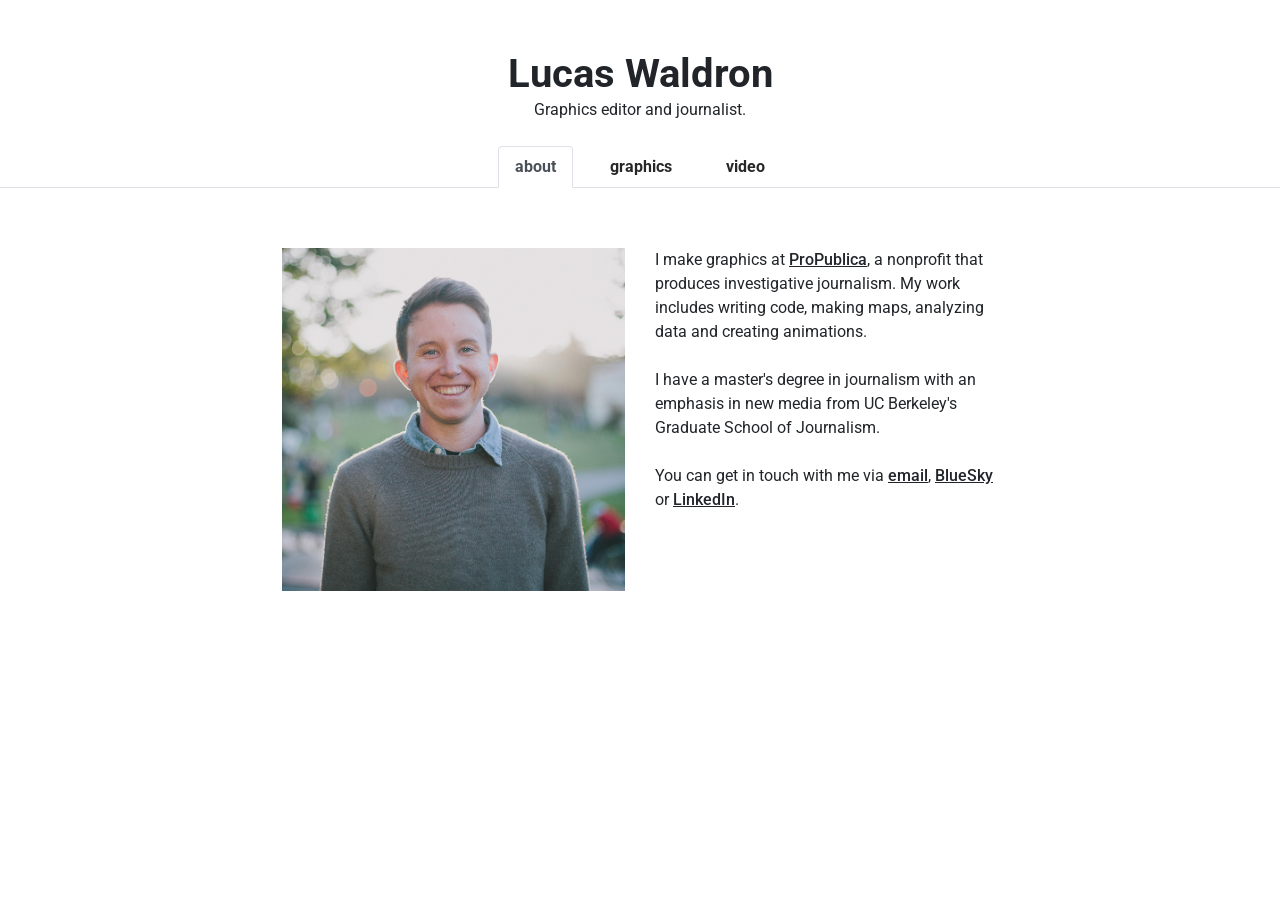
<file: index.html>
<!DOCTYPE html>
<html lang="en">
  <head>
    <meta charset="utf-8">
    <meta name="viewport" content="width=device-width, initial-scale=1, shrink-to-fit=no">
    <meta property="og:image" content="assets/headshot.png">
    <meta property="og:description" content="I’m a visual journalist with experience in investigative reporting, design, data visualization and motion graphics. I love developing creative ways to tell complicated stories visually.">

    <!-- Bootstrap CSS -->
      
    <link href="https://fonts.googleapis.com/css?family=Open+Sans:400,600,700,800" rel="stylesheet">
      <link href="https://fonts.googleapis.com/css?family=Roboto:300,400,500,700,900" rel="stylesheet">
      

    <link rel="stylesheet" href="https://maxcdn.bootstrapcdn.com/bootstrap/4.0.0/css/bootstrap.min.css" integrity="sha384-Gn5384xqQ1aoWXA+058RXPxPg6fy4IWvTNh0E263XmFcJlSAwiGgFAW/dAiS6JXm" crossorigin="anonymous">
    <link rel="stylesheet" href="css/portfolio.css">
    <title>Hi, I'm Lucas</title>
      
      
  </head>
    
    <body>
      
        <header class="text-center">
            <h1>Lucas Waldron</h1>
             <p class="text-subhead">Graphics editor and journalist.</p>


            <ul class="nav nav-tabs justify-content-center">
                <li class="nav-item"><a class= "nav-link active" href="index.html">about</a></li>
                <li class="nav-item"><a class= "nav-link" href="graphics.html">graphics</a></li>
                <li class="nav-item"><a class= "nav-link" href="video-motion.html">video</a></li>
            </ul>
    </header>
    
    

    <div class="container center-block about-page"> 
        
         <div class="row">
             
             <div class="col-xs-10 offset-xs-1 col-md-4 offset-md-2">
                        <div>
                            <img src="assets/headshot.png" class="img-fluid" alt="">
                        </div>
                </div>
             
                
                    <div class="col-xs-10 offset-xs-1 col-md-5 col-lg-4">
                        <p class="mobile-spacing">I make graphics at <a class="body-link" href="https://www.propublica.org/people/lucas-waldron">ProPublica</a>, a nonprofit that produces investigative journalism. My work includes writing code, making maps, analyzing data and creating animations.<br><br>
                        I have a master's degree in journalism with an emphasis in new media from UC Berkeley's Graduate School of Journalism.<br><br>You can get in touch with me via <a href="mailto:lucashwaldron@gmail.com">email</a>,  <a href="https://bsky.app/profile/lucaswaldron.bsky.social" target="_blank">BlueSky</a> or <a href="https://www.linkedin.com/in/lhwaldron/" target="_blank">LinkedIn</a>.</p>
                        
                    
                        
                        
                    </div>
        
            </div>
    </div>
    
<div class="bottom"></div>
        

    <!-- Optional JavaScript -->
    <!-- jQuery first, then Popper.js, then Bootstrap JS -->
    <script src="https://code.jquery.com/jquery-3.2.1.slim.min.js" integrity="sha384-KJ3o2DKtIkvYIK3UENzmM7KCkRr/rE9/Qpg6aAZGJwFDMVNA/GpGFF93hXpG5KkN" crossorigin="anonymous"></script>
    <script src="https://cdnjs.cloudflare.com/ajax/libs/popper.js/1.12.9/umd/popper.min.js" integrity="sha384-ApNbgh9B+Y1QKtv3Rn7W3mgPxhU9K/ScQsAP7hUibX39j7fakFPskvXusvfa0b4Q" crossorigin="anonymous"></script>
    <script src="https://maxcdn.bootstrapcdn.com/bootstrap/4.0.0/js/bootstrap.min.js" integrity="sha384-JZR6Spejh4U02d8jOt6vLEHfe/JQGiRRSQQxSfFWpi1MquVdAyjUar5+76PVCmYl" crossorigin="anonymous"></script>
  </body>
</html>
</file>
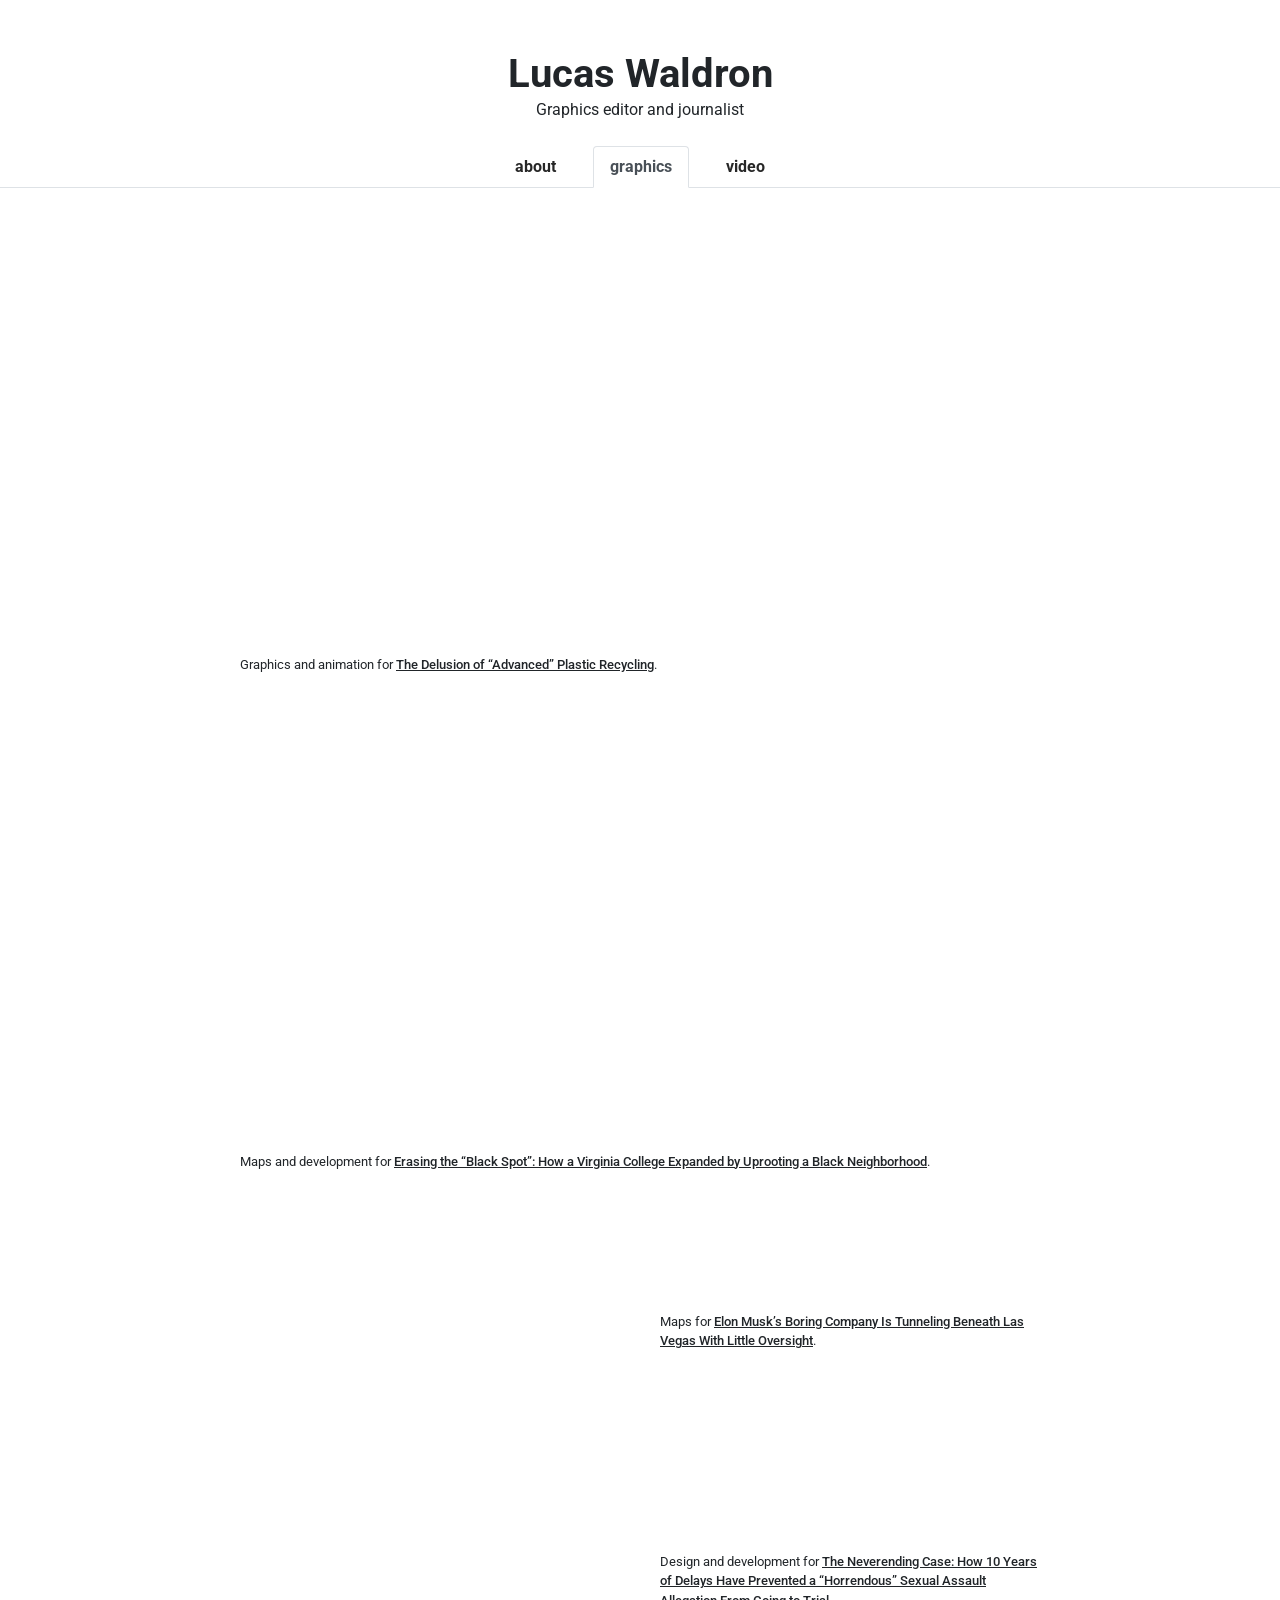
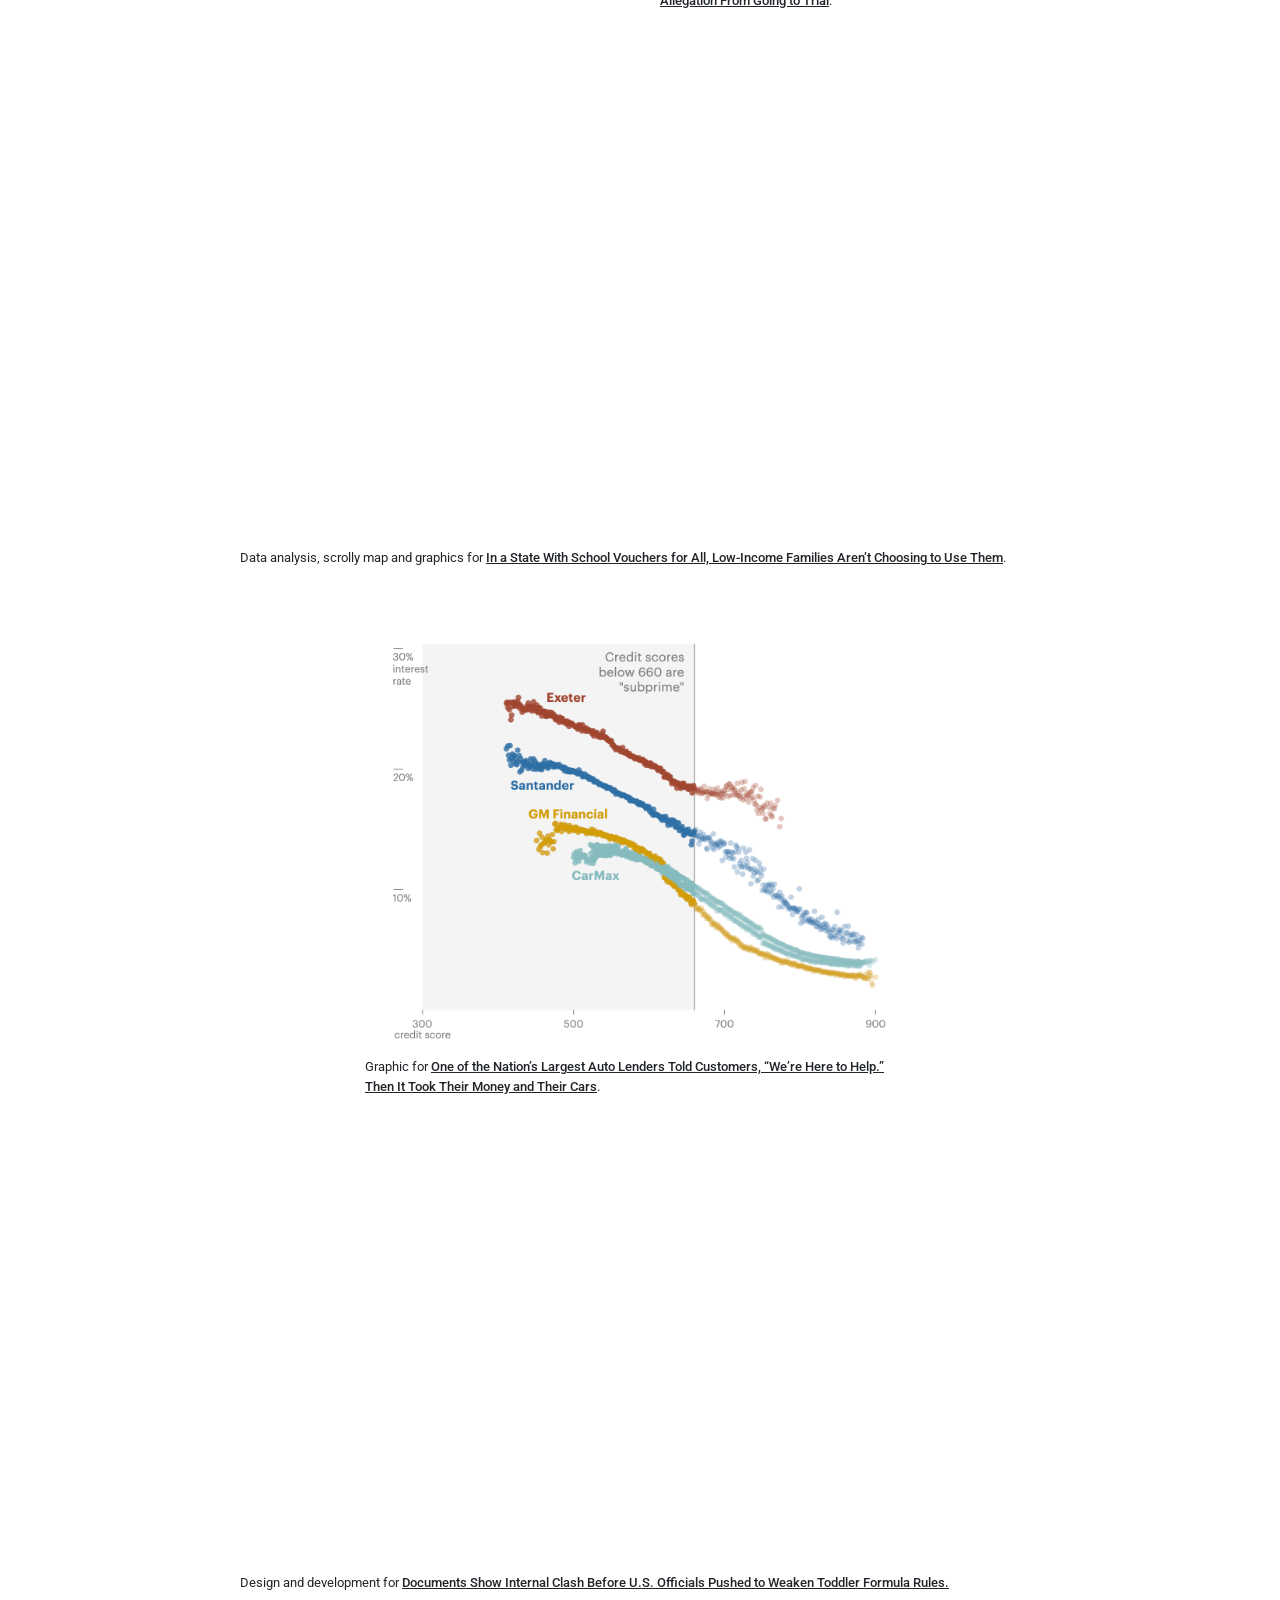
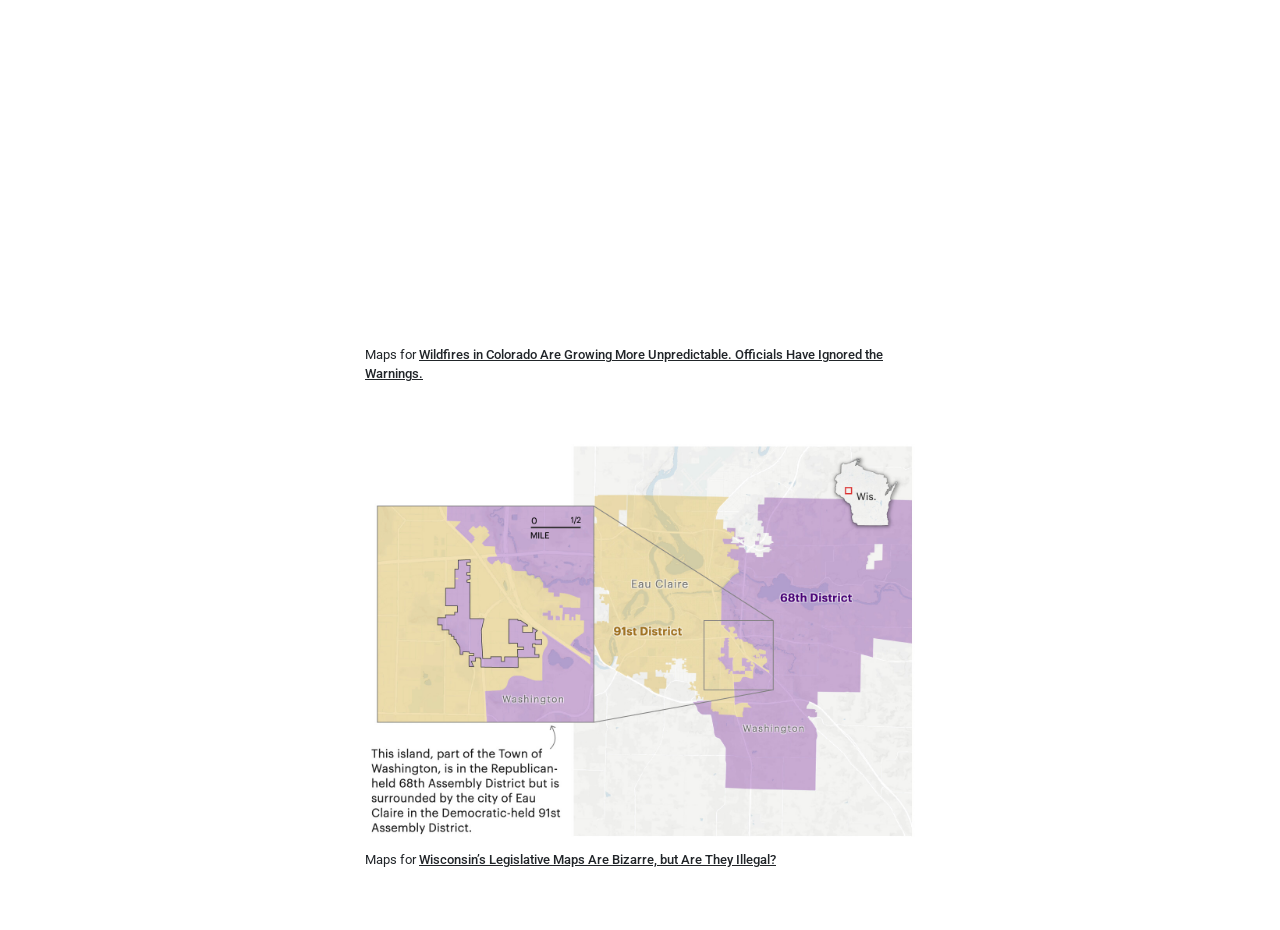
<file: graphics.html>
<!DOCTYPE html>
<html lang="en">
  <head>
    <!-- Required meta tags -->
    <meta charset="utf-8">
    <meta name="viewport" content="width=device-width, initial-scale=1, shrink-to-fit=no">
    <meta property="og:image" content="assets/headshot.png">
    <meta property="og:description" content="I’m a visual journalist with experience in investigative reporting, design, data visualization and motion graphics. I love developing creative ways to tell complicated stories visually.">

    <!-- Bootstrap CSS -->
      
    <link href="https://fonts.googleapis.com/css?family=Open+Sans:400,600,700,800" rel="stylesheet">
      <link href="https://fonts.googleapis.com/css?family=Roboto:300,400,500,700,900" rel="stylesheet">
      

    <link rel="stylesheet" href="https://maxcdn.bootstrapcdn.com/bootstrap/4.0.0/css/bootstrap.min.css" integrity="sha384-Gn5384xqQ1aoWXA+058RXPxPg6fy4IWvTNh0E263XmFcJlSAwiGgFAW/dAiS6JXm" crossorigin="anonymous">
    <link rel="stylesheet" href="css/portfolio.css">
    <title>Hi, I'm Lucas.</title>
      
      
  </head>

    <body>
      
        <header class="text-center">
            <h1>Lucas Waldron</h1>
             <p class="text-subhead">Graphics editor and journalist</p>

            <ul class="nav nav-tabs justify-content-center">
                <li class="nav-item"><a class= "nav-link" href="index.html">about</a></li>
                <li class="nav-item"><a class= "nav-link active" href="graphics.html">graphics</a></li>
                <li class="nav-item"><a class= "nav-link" href="video-motion.html">video</a></li>
            </ul>
    </header>
    
    <div class="container center-block projects-page"> 

        <!-- plastic -->
        <div class="project project__wide">
            <div class="content-container">
                <video class="desktop-content" autoplay loop muted>
                        <source src="assets/graphics_plastics-desktop.mp4" type="video/mp4">
                </video>    
                <video class="mobile-content" autoplay loop muted>
                    <source src="assets/graphics__plastics-mobile.mp4" type="video/mp4">
                </video>      
            </div>
             <div class="project-description">
                <div class="project-description__text">
                    Graphics and animation for <a href="https://www.propublica.org/article/delusion-advanced-chemical-plastic-recycling-pyrolysis">The Delusion of “Advanced” Plastic Recycling</a>.
                </div>
            </div>
        
        </div>

        <!-- formula -->
        <div class="project project__wide">
            <div class="content-container">
                <video class="desktop-content" autoplay loop muted>
                        <source src="assets/graphics__eminentdomain-desktop.mp4" type="video/mp4">
                </video>    
                <video class="mobile-content" autoplay loop muted>
                    <source src="assets/graphics__eminentdomain-mobile.mp4" type="video/mp4">
                </video>      
            </div>
             <div class="project-description">
                <div class="project-description__text">
                    Maps and development for <a href="https://www.propublica.org/article/how-virginia-college-expanded-by-uprooting-black-neighborhood">Erasing the “Black Spot”: How a Virginia College Expanded by Uprooting a Black Neighborhood</a>.
                </div>
            </div>
        
        </div>
        

        <!-- boring -->
        <div class="project project__half">
            <div class="flex-item content-container">
                <video class="project__half-video" autoplay loop muted>
                        <source src="assets/20250108-boring-map_900px.mp4" type="video/mp4">
                </video>    
            </div>
             <div class="flex-item project-description">

                <div class="project-description__text">
                    Maps for <a href="https://www.propublica.org/article/elon-musk-boring-company-las-vegas-loop-oversight">Elon Musk’s Boring Company Is Tunneling Beneath Las Vegas With Little Oversight</a>.
                </div>
            </div>
        
        </div>

        <!-- pretrial delays -->
        <div class="project project__half">
            <div class="flex-item content-container">
                <video class="project__half-video" autoplay loop muted>
                        <source src="assets/graphics__pretrialdelays_1.mp4" type="video/mp4">
                </video>    
            </div>
             <div class="flex-item project-description">

                <div class="project-description__text">
                    Design and development for <a href="https://projects.propublica.org/alaska-sex-assault-case-delays-timeline/">The Neverending Case: How 10 Years of Delays Have Prevented a “Horrendous” Sexual Assault Allegation From Going to Trial</a>.
                </div>
            </div>
        
        </div>

         <!-- vouchers -->
         <div class="project project__wide">
            <div class="content-container">
                <video class="desktop-content" autoplay loop muted>
                        <source src="assets/graphics__vouchers-desktop.mp4" type="video/mp4">
                </video>    
                <video class="mobile-content" autoplay loop muted>
                    <source src="assets/graphics__vouchers-mobile.mp4" type="video/mp4">
                </video>      
            </div>
             <div class="project-description">
                <!-- <div class="project-labels">
                     <span class="project-labels__map">map</span>
                    <span class="project-labels__dataviz">dataviz</span>
                </div> -->
                <div class="project-description__text">
                    Data analysis, scrolly map and graphics for <a href="https://www.propublica.org/article/arizona-school-vouchers-esa-private-schools">In a State With School Vouchers for All, Low-Income Families Aren’t Choosing to Use Them</a>.
                </div>
            </div>
        
        </div>

         <!-- car loans -->
        <div class="project project__medium">
            <div class="content-container">
                <img class="" src="assets/graphics__carloans-chart2.png">     
            </div>
             <div class="project-description">
                <div class="project-description__text">
                    Graphic for <a href="https://www.propublica.org/article/exeter-finance-skip-payments-debt">One of the Nation’s Largest Auto Lenders Told Customers, “We’re Here to Help.” Then It Took Their Money and Their Cars</a>.
                </div>
            </div>
        
        </div>

        <!-- formula -->
        <div class="project project__wide">
            <div class="content-container">
                <video class="desktop-content" autoplay loop muted>
                        <source src="assets/graphics__formula-desktop.mp4" type="video/mp4">
                </video>    
                <video class="mobile-content" autoplay loop muted>
                    <source src="assets/graphics__formula-mobile.mp4" type="video/mp4">
                </video>      
            </div>
             <div class="project-description">
                <div class="project-description__text">
                    Design and development for <a href="https://projects.propublica.org/toddler-formula-documents/">Documents Show Internal Clash Before U.S. Officials Pushed to Weaken Toddler Formula Rules.</a>
                </div>
            </div>
        
        </div>

        <!-- WUI map -->  
        <div class="project project__medium">
            <div class="content-container">
                <video class="" autoplay loop muted>
                    <source src="assets/20221229-wui-buildup-desktop-v2_2022-12-13-205907_ffyh.mp4" type="video/mp4">
            </video>    
                  
            </div>
             <div class="project-description">
                <div class="project-description__text">
                    Maps for <a href="https://www.propublica.org/article/colorado-marshall-fire-wildfire-climate-change">Wildfires in Colorado Are Growing More Unpredictable. Officials Have Ignored the Warnings.</a>
                </div>
            </div>
        
        </div>

          <!-- wisconsin map -->  
          <div class="project project__medium">
            <div class="content-container">
                <img class="" src="assets/graphics__wisconsinmap.jpg">     
            </div>
             <div class="project-description">
                <div class="project-description__text">
                    Maps for <a href="https://www.propublica.org/article/wisconsin-legislative-maps-bizarre-are-they-illegal">Wisconsin’s Legislative Maps Are Bizarre, but Are They Illegal?</a>
                </div>
            </div>
        
        </div>


    </div>

        


    <!-- Optional JavaScript -->
    <!-- jQuery first, then Popper.js, then Bootstrap JS -->
    <script src="https://code.jquery.com/jquery-3.2.1.slim.min.js" integrity="sha384-KJ3o2DKtIkvYIK3UENzmM7KCkRr/rE9/Qpg6aAZGJwFDMVNA/GpGFF93hXpG5KkN" crossorigin="anonymous"></script>
    <script src="https://cdnjs.cloudflare.com/ajax/libs/popper.js/1.12.9/umd/popper.min.js" integrity="sha384-ApNbgh9B+Y1QKtv3Rn7W3mgPxhU9K/ScQsAP7hUibX39j7fakFPskvXusvfa0b4Q" crossorigin="anonymous"></script>
    <script src="https://maxcdn.bootstrapcdn.com/bootstrap/4.0.0/js/bootstrap.min.js" integrity="sha384-JZR6Spejh4U02d8jOt6vLEHfe/JQGiRRSQQxSfFWpi1MquVdAyjUar5+76PVCmYl" crossorigin="anonymous"></script>
  </body>
</html>
</file>
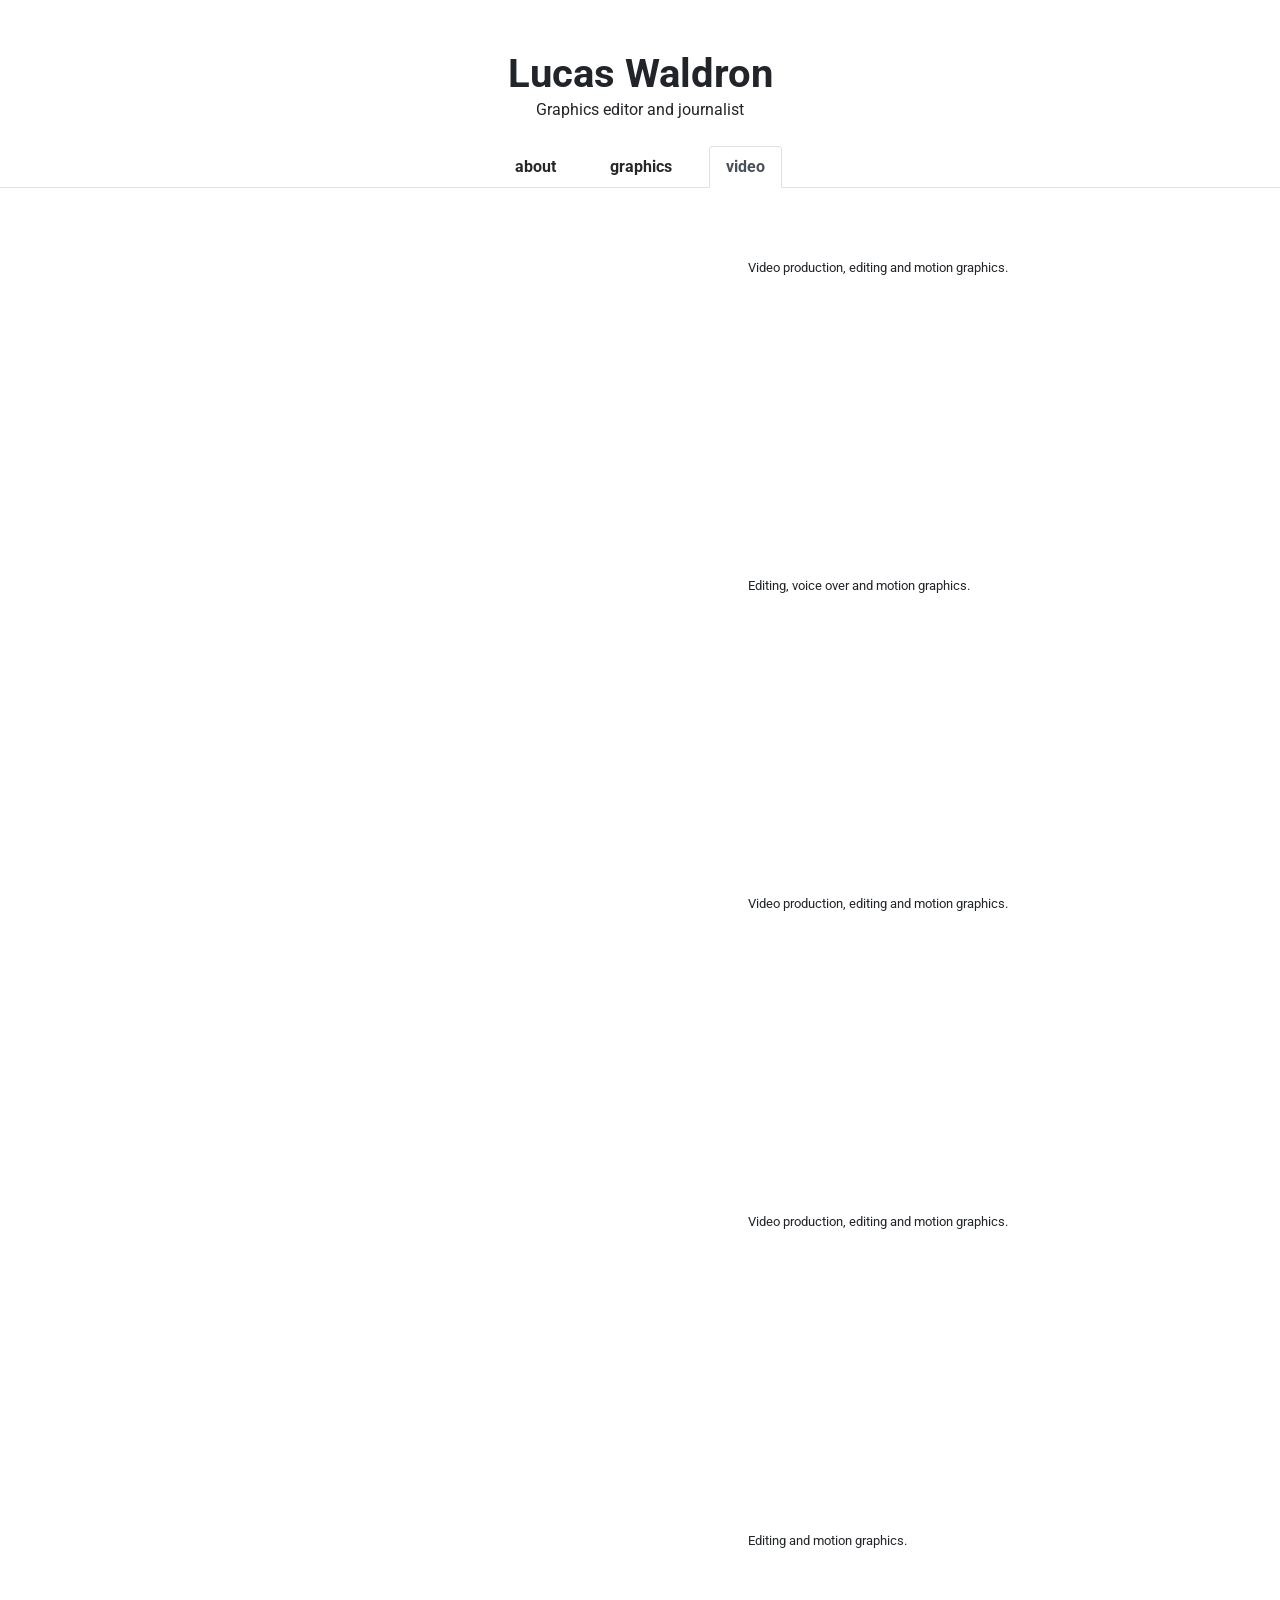
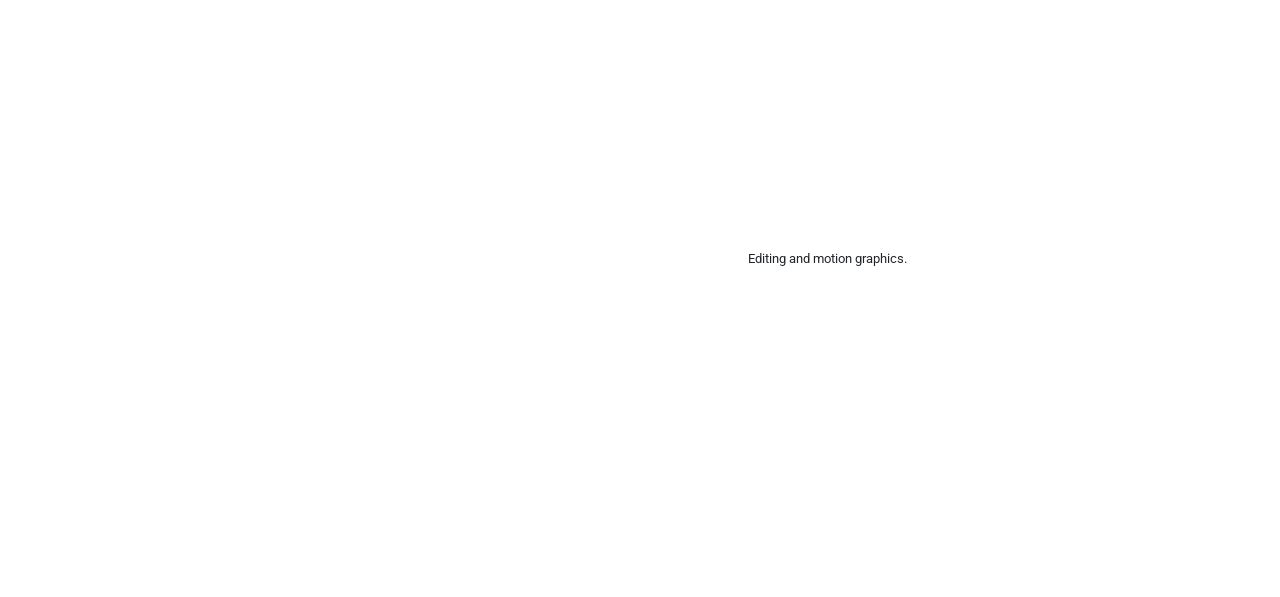
<file: video-motion.html>
<!DOCTYPE html>
<html lang="en">
  <head>
    <!-- Required meta tags -->
    <meta charset="utf-8">
    <meta name="viewport" content="width=device-width, initial-scale=1, shrink-to-fit=no">
    <meta property="og:image" content="assets/headshot.png">
    <meta property="og:description" content="I’m a visual journalist with experience in investigative reporting, design, data visualization and motion graphics. I love developing creative ways to tell complicated stories visually.">

    <!-- Bootstrap CSS -->
      
    <link href="https://fonts.googleapis.com/css?family=Open+Sans:400,600,700,800" rel="stylesheet">
      <link href="https://fonts.googleapis.com/css?family=Roboto:300,400,500,700,900" rel="stylesheet">
      

    <link rel="stylesheet" href="https://maxcdn.bootstrapcdn.com/bootstrap/4.0.0/css/bootstrap.min.css" integrity="sha384-Gn5384xqQ1aoWXA+058RXPxPg6fy4IWvTNh0E263XmFcJlSAwiGgFAW/dAiS6JXm" crossorigin="anonymous">
    <link rel="stylesheet" href="css/portfolio.css">
    <title>Hi, I'm Lucas.</title>
       
  </head>

    <body>
      
        <header class="text-center">
            <h1>Lucas Waldron</h1>
             <p class="text-subhead">Graphics editor and journalist</p>


            <ul class="nav nav-tabs justify-content-center">
                <li class="nav-item"><a class= "nav-link" href="index.html">about</a></li>
                <li class="nav-item"><a class= "nav-link" href="graphics.html">graphics</a></li>
                <li class="nav-item"><a class= "nav-link active" href="video-motion.html">video</a></li>
                
            </ul>
    </header>

    <div class="video-page">
     
        <div class="container center-block"> 
        
            <div class="row">
                <div class="col-xs-10 offset-xs-1 col-md-6 offset-md-1">
                    <div class="embed-responsive embed-responsive-16by9">
                        <iframe class="embed-responsive-item" src="https://www.youtube.com/embed/pWu_-duWSh8" allowfullscreen></iframe>
                    </div>
                </div>
                <div class="col-xs-10 offset-xs-1 col-md-5 col-lg-4">
                    <div class="project-description">
                        Video production, editing and motion graphics.
                    </div>
                </div>
            </div> 
        </div>

        <div class="container center-block"> 
        
            <div class="row">
                <div class="col-xs-10 offset-xs-1 col-md-6 offset-md-1">
                    <div class="embed-responsive embed-responsive-16by9">
                        <iframe class="embed-responsive-item" src="https://www.youtube.com/embed/L-EDSVAAI8E" allowfullscreen></iframe>
                    </div>
                </div>
                <div class="col-xs-10 offset-xs-1 col-md-5 col-lg-4">
                    <div class="project-description">
                        Editing, voice over and motion graphics.
                    </div>
                </div>
            </div> 
        </div>
        
        <div class="container center-block"> 
        
            <div class="row">
                
                <div class="col-xs-10 offset-xs-1 col-md-6 offset-md-1">
                    <div class="embed-responsive embed-responsive-16by9">
                        <iframe class="embed-responsive-item" src="https://www.youtube.com/embed/qtlSu7OhkYE" allowfullscreen></iframe>
                    </div>
                </div>
                    
                <div class="col-xs-10 offset-xs-1 col-md-5 col-lg-4">
                    <div class="project-description">
                        Video production, editing and motion graphics.
                    </div>
                </div>
            </div>
        </div>  
    
        
    <div class="container center-block"> 
        
         <div class="row">
             
             <div class="col-xs-10 offset-xs-1 col-md-6 offset-md-1">
                    <div class="embed-responsive embed-responsive-16by9">
                         <iframe class="embed-responsive-item" src="https://www.youtube.com/embed/fZFxVXa1Gh0" allowfullscreen></iframe>
                    </div>
                </div>
                <div class="col-xs-10 offset-xs-1 col-md-5 col-lg-4">
                    <p class="project-description">Video production, editing and motion graphics. </p>
                </div>
        </div>
    </div>
        
    <div class="container center-block"> 
        
         <div class="row">
             
             <div class="col-xs-10 offset-xs-1 col-md-6 offset-md-1">
                       <div class="embed-responsive embed-responsive-16by9">
                            <iframe class="embed-responsive-item" src="https://www.youtube.com/embed/YN_CXOS3yuc" allowfullscreen></iframe>
                        </div>
            </div>
            <div class="col-xs-10 offset-xs-1 col-md-5 col-lg-4">
                <p class="project-description">Editing and motion graphics.</p>
            </div>
        </div>
    </div>
    
    <div class="container center-block"> 
        
         <div class="row">
             
             <div class="col-xs-10 offset-xs-1 col-md-6 offset-md-1">
                       <div class="embed-responsive embed-responsive-16by9">
                            <iframe class="embed-responsive-item" src="https://www.youtube.com/embed/Dbw3gM1qqVk?rel=0" allowfullscreen></iframe>
                        </div>
                </div>    
            <div class="col-xs-10 offset-xs-1 col-md-5 col-lg-4">
                 <p class="project-description">Editing and motion graphics.</p>
            </div>
        
        </div>
    </div>
</div>
        
        
        
          
    

    <!-- Optional JavaScript -->
    <!-- jQuery first, then Popper.js, then Bootstrap JS -->
    <script src="https://code.jquery.com/jquery-3.2.1.slim.min.js" integrity="sha384-KJ3o2DKtIkvYIK3UENzmM7KCkRr/rE9/Qpg6aAZGJwFDMVNA/GpGFF93hXpG5KkN" crossorigin="anonymous"></script>
    <script src="https://cdnjs.cloudflare.com/ajax/libs/popper.js/1.12.9/umd/popper.min.js" integrity="sha384-ApNbgh9B+Y1QKtv3Rn7W3mgPxhU9K/ScQsAP7hUibX39j7fakFPskvXusvfa0b4Q" crossorigin="anonymous"></script>
    <script src="https://maxcdn.bootstrapcdn.com/bootstrap/4.0.0/js/bootstrap.min.js" integrity="sha384-JZR6Spejh4U02d8jOt6vLEHfe/JQGiRRSQQxSfFWpi1MquVdAyjUar5+76PVCmYl" crossorigin="anonymous"></script>
  </body>
</html>
</file>
<file: css/portfolio.css>
@media (max-width: 767.98px) {
    .mobile-spacing { 
        padding-top: 20px;
        }
    }

body{
    background-color: white;
    font-family: "Roboto", sans-serif;
}

header{
    padding-top: 50px;
    padding-bottom: 50px;
}

.container-full{
    max-width: 1000px;
    padding: 50px;
}
.icon{
    
    margin-left: 10px;
    margin-right: 10px;
    
}

h1{
    font-weight: 700;
}

.text-subhead{
    font-size: 1em;
    line-height: 50%;
}


.nav{
    padding-top: 1em;
}

.nav > .nav-item > a{
    color: #272727;
    font-weight: 700;
    margin-left: 10px;
    margin-right: 10px;
}

 .row{
    padding: 10px;
}

.about-page a {
    font-weight: 500;
    color: inherit;
    text-decoration: underline;

}

.projects-page a {
    font-weight: 500;
    color: inherit;
    text-decoration: underline;
}

.heading-text{
    padding-top: 1em;
}

/* NEW CSS FOR PROJECTS */

.project {
    margin-bottom: 50px;
}


.project__wide {
    display: flex;
    flex-direction: column;
    width: 100%;
    max-width: 800px;
    margin-left: auto;
    margin-right: auto;
}

.project__wide .content-container video {
    width: 100%;
    height: auto;

}

.project__wide .content-container img {
    width: 100%;
    height: auto;
}

.project__wide .content-container .iframe-container {
    width: 100%;
    height: auto;
}

.project__medium {
    display: flex;
    width: 100%;
    max-width: 550px;
    flex-direction: column;
    margin-left: auto;
    margin-right: auto;
}

.project__medium .content-container img,  .project__medium .content-container video {
    width: 100%;
    height: auto;
    
}

.project__half {
    display: flex;
    width: 100%;
    max-width: 800px;
    margin-left: auto;
    margin-right: auto;
    flex-wrap: wrap;
}

.project__half .flex-item {
    flex: 1 1 50%;
    box-sizing: border-box;
    display: flex; /* Use flexbox for the box itself */
    flex-direction: column; /* Align items vertically */
    justify-content: center;
}

.project__half.project__half-extension .flex-item:nth-of-type(1) {
    flex: 1 1 60%;
}

.project__half.project__half-extension .flex-item:nth-of-type(2) {
    flex: 1 1 40%;
}

.project__half .flex-item:nth-of-type(2) {
    padding-left: 20px;
}

.project__half .flex-item video, .project__half .flex-item img {
    display: block;
    max-width: 100%;
    height: auto;
    /* margin: 0 auto; */
}


.project .mobile-content {
    display: none;
}

.project-description { 
    font-size: 13px;
    max-width: 800px;
    margin-top: 10px;
    margin-bottom: 10px;
}

.video-page {
    margin-bottom: 50px;
}

/* MOBILE */

@media screen and (max-width: 748px) {
    .project .desktop-content {
        display: none;
    }

    .project .mobile-content {
        display: block;
    }

    .project__half .flex-item {
        flex: 1 1 100%; 
    }

    .project__half .flex-item:nth-of-type(2) {
        padding-left: 0px;
    }
}

/* projct labels TBD */

.project-labels {
    display: inline-block;
    color: rgb(32, 32, 32);
    margin-bottom: 10px;
}

.project-labels > * {
    margin-right: 5px;
}

.project-labels__map {
    background-color: rgb(102, 192, 136);
    padding: 2px 4px 3px 4px;
    border-radius: 2px;
}

.project-labels__dataviz {
    background-color: rgb(227, 164, 87);
    padding: 2px 4px 3px 4px;
    border-radius: 2px;
}
</file>
